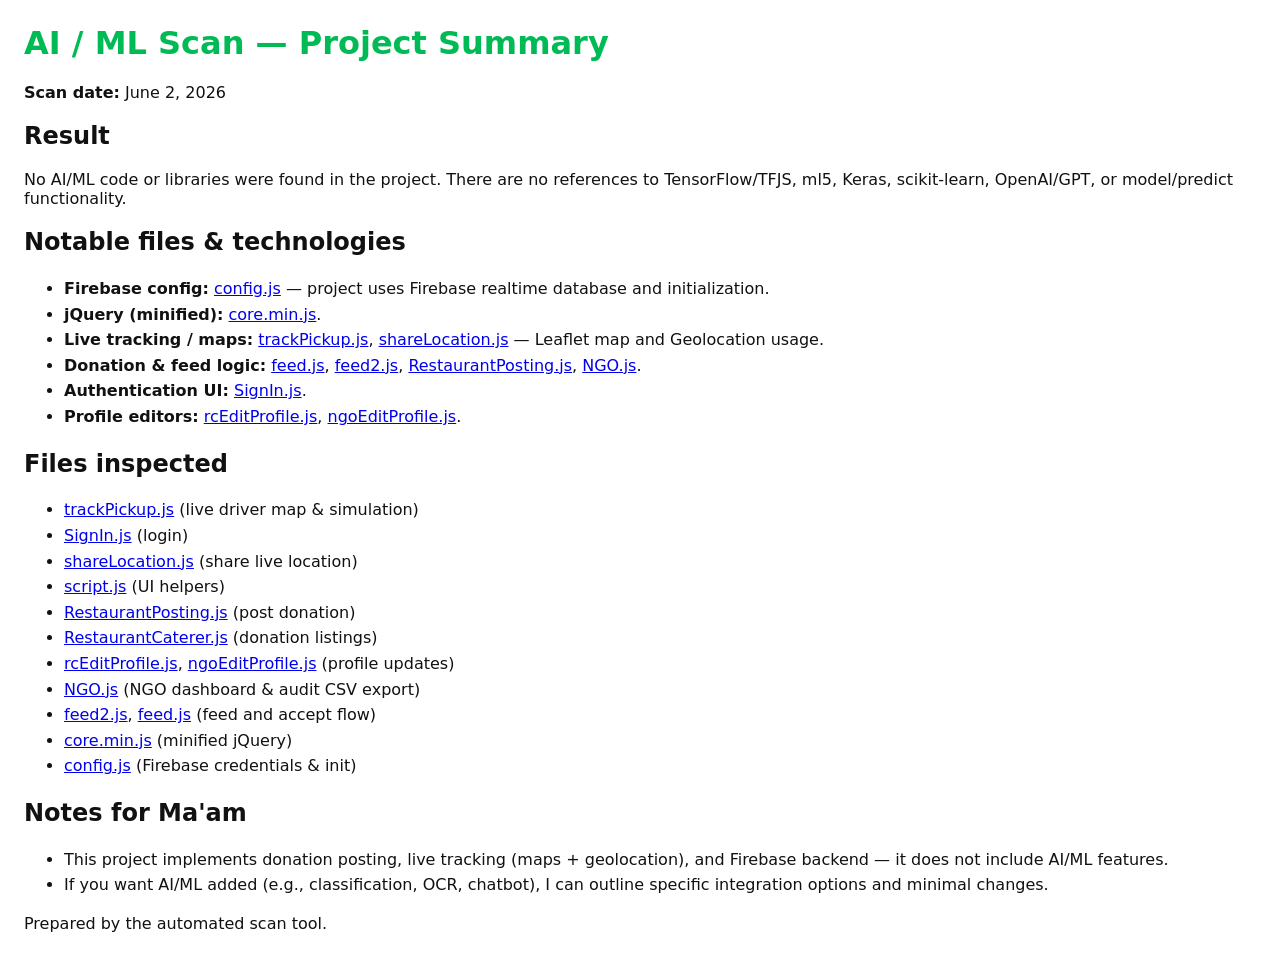
<file: AI_scan_summary.html>
<!doctype html>
<html lang="en">
<head>
  <meta charset="utf-8">
  <title>AI Scan Summary</title>
  <meta name="viewport" content="width=device-width,initial-scale=1">
  <style>body{font-family:system-ui,Segoe UI,Roboto,Arial;margin:24px;color:#111}h1{color:#0b5}ul{line-height:1.6}code{background:#f3f4f6;padding:2px 6px;border-radius:4px}</style>
</head>
<body>
  <h1>AI / ML Scan — Project Summary</h1>
  <p><strong>Scan date:</strong> June 2, 2026</p>
  <h2>Result</h2>
  <p>No AI/ML code or libraries were found in the project. There are no references to TensorFlow/TFJS, ml5, Keras, scikit-learn, OpenAI/GPT, or model/predict functionality.</p>
  <h2>Notable files & technologies</h2>
  <ul>
    <li><strong>Firebase config:</strong> <a href="config.js">config.js</a> — project uses Firebase realtime database and initialization.</li>
    <li><strong>jQuery (minified):</strong> <a href="core.min.js">core.min.js</a>.</li>
    <li><strong>Live tracking / maps:</strong> <a href="trackPickup.js">trackPickup.js</a>, <a href="shareLocation.js">shareLocation.js</a> — Leaflet map and Geolocation usage.</li>
    <li><strong>Donation & feed logic:</strong> <a href="feed.js">feed.js</a>, <a href="feed2.js">feed2.js</a>, <a href="RestaurantPosting.js">RestaurantPosting.js</a>, <a href="NGO.js">NGO.js</a>.</li>
    <li><strong>Authentication UI:</strong> <a href="SignIn.js">SignIn.js</a>.</li>
    <li><strong>Profile editors:</strong> <a href="rcEditProfile.js">rcEditProfile.js</a>, <a href="ngoEditProfile.js">ngoEditProfile.js</a>.</li>
  </ul>
  <h2>Files inspected</h2>
  <ul>
    <li><a href="trackPickup.js">trackPickup.js</a> (live driver map & simulation)</li>
    <li><a href="SignIn.js">SignIn.js</a> (login)</li>
    <li><a href="shareLocation.js">shareLocation.js</a> (share live location)</li>
    <li><a href="script.js">script.js</a> (UI helpers)</li>
    <li><a href="RestaurantPosting.js">RestaurantPosting.js</a> (post donation)</li>
    <li><a href="RestaurantCaterer.js">RestaurantCaterer.js</a> (donation listings)</li>
    <li><a href="rcEditProfile.js">rcEditProfile.js</a>, <a href="ngoEditProfile.js">ngoEditProfile.js</a> (profile updates)</li>
    <li><a href="NGO.js">NGO.js</a> (NGO dashboard & audit CSV export)</li>
    <li><a href="feed2.js">feed2.js</a>, <a href="feed.js">feed.js</a> (feed and accept flow)</li>
    <li><a href="core.min.js">core.min.js</a> (minified jQuery)</li>
    <li><a href="config.js">config.js</a> (Firebase credentials & init)</li>
  </ul>
  <h2>Notes for Ma'am</h2>
  <ul>
    <li>This project implements donation posting, live tracking (maps + geolocation), and Firebase backend — it does not include AI/ML features.</li>
    <li>If you want AI/ML added (e.g., classification, OCR, chatbot), I can outline specific integration options and minimal changes.</li>
  </ul>
  <p>Prepared by the automated scan tool.</p>
</body>
</html>
</file>
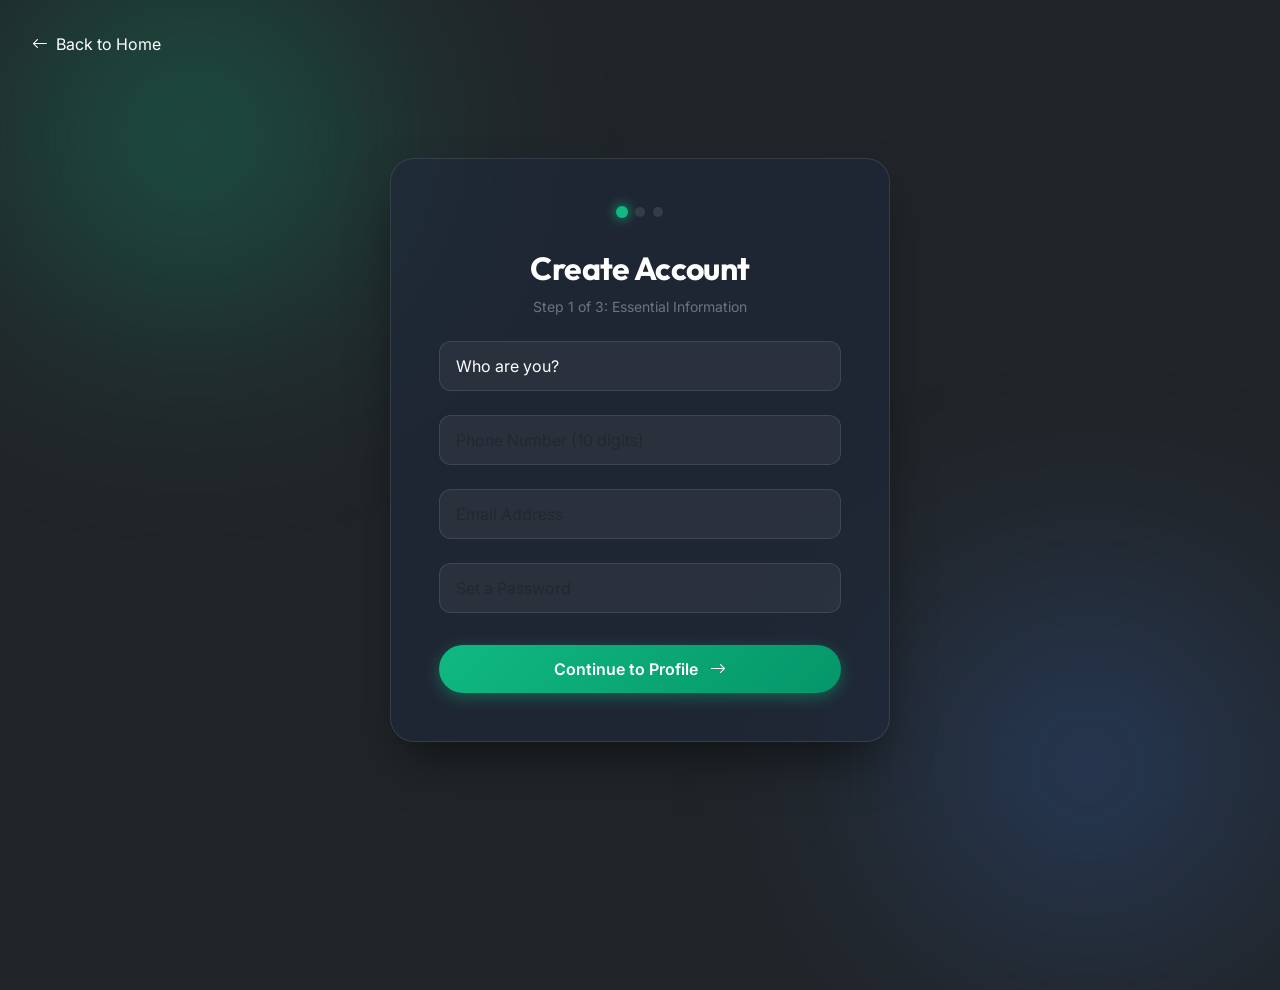
<file: registration.html>
<!DOCTYPE html>
<html lang="en">
<head>
    <meta charset="utf-8">
    <meta name="viewport" content="width=device-width, initial-scale=1, shrink-to-fit=no">
    <title>Registration Step 1 - Recycling Lives</title>
    
    <link rel="icon" href="images/logoicon.svg" type="image/x-icon">
    
    <!-- Bootstrap CSS -->
    <link href="https://cdn.jsdelivr.net/npm/bootstrap@5.0.2/dist/css/bootstrap.min.css" rel="stylesheet" crossorigin="anonymous">
    
    <!-- Icons -->
    <link rel="stylesheet" href="https://cdn.jsdelivr.net/npm/bootstrap-icons@1.8.1/font/bootstrap-icons.css">
    
    <!-- Custom Premium CSS -->
    <link rel="stylesheet" href="css/msc-premium.css">

    <style>
        .registration-container {
            min-height: 100vh;
            display: flex;
            align-items: center;
            justify-content: center;
            padding: 2rem 0;
            position: relative;
        }

        .registration-card {
            background: rgba(30, 41, 59, 0.6);
            backdrop-filter: blur(16px);
            border: 1px solid var(--glass-border);
            border-radius: 24px;
            padding: 3rem;
            width: 100%;
            max-width: 500px;
            box-shadow: 0 25px 50px -12px rgba(0, 0, 0, 0.5);
        }

        .back-btn {
            position: absolute;
            top: 2rem;
            left: 2rem;
            color: #fff;
            text-decoration: none;
            display: flex;
            align-items: center;
            gap: 0.5rem;
            opacity: 0.7;
            transition: opacity 0.3s ease;
        }

        .back-btn:hover {
            opacity: 1;
            color: #fff;
        }

        .step-indicator {
            display: flex;
            justify-content: center;
            gap: 0.5rem;
            margin-bottom: 2rem;
        }

        .step-dot {
            width: 10px;
            height: 10px;
            border-radius: 50%;
            background: var(--glass-border);
            transition: all 0.3s ease;
        }

        .step-dot.active {
            background: var(--primary-color);
            transform: scale(1.2);
            box-shadow: 0 0 10px var(--primary-color);
        }
    </style>
</head>

<body class="bg-dark">
    <!-- Back Button -->
    <a href="index.html" class="back-btn fade-in-up">
        <i class="bi bi-arrow-left"></i> Back to Home
    </a>

    <div class="registration-container fade-in-up delay-1">
        <div class="registration-card">
            <div class="text-center mb-4">
                <div class="step-indicator">
                    <div class="step-dot active"></div>
                    <div class="step-dot"></div>
                    <div class="step-dot"></div>
                </div>
                <h2 class="fw-bold text-white mb-2">Create Account</h2>
                <p class="text-secondary small">Step 1 of 3: Essential Information</p>
            </div>

            <div class="mb-4">
                <select class="form-control form-input" id="inlineFormCustomSelectPref" required>
                    <option value="" disabled selected>Who are you?</option>
                    <option value="Admin">Admin</option>
                    <option value="NGO">NGO</option>
                    <option value="Household">Household Donor (Individuals / Families)</option>
                </select>
            </div>

            <div class="mb-4">
                <input type="text" class="form-control form-input" id="number" placeholder="Phone Number (10 digits)" name="number" pattern="[7-9]{1}[0-9]{9}" title="Phone number starting with 7-9 and 9 remaining digits" required>
            </div>

            <div class="mb-4">
                <input type="email" class="form-control form-input" id="email" placeholder="Email Address" name="email" pattern="[a-z0-9._%+-]+@[a-z0-9.-]+\.[a-z]{2,3}$" required>
            </div>

            <div class="mb-4">
                <input type="password" class="form-control form-input" id="password" placeholder="Set a Password" name="password" pattern=".{6,}" title="Minimum 6 characters." required>
            </div>

            <button class="btn-premium w-100 mt-2" id="nxtBtn">
                Continue to Profile <i class="bi bi-arrow-right ms-2"></i>
            </button>
        </div>
    </div>

    <!-- Javascript -->
    <script>
        var numberFomrate = /^(?:(?:\+|0{0,2})91(\s*[\-]\s*)?|[0]?)?[789]\d{9}$/;
        var emailFormate = /^\w+([\.-]?\w+)*@\w+([\.-]?\w+)*(\.\w{2,3})+$/;
        var pwdFormate = /.{6,}/;
        
        if(sessionStorage.getItem("role")!=null){
            document.getElementById("inlineFormCustomSelectPref").value = sessionStorage.getItem("role");
            document.getElementById("number").value = sessionStorage.getItem("mnumber");
            document.getElementById("email").value = sessionStorage.getItem("email");
            document.getElementById("password").value = sessionStorage.getItem("password");
        }
        
        document.getElementById("nxtBtn").onclick = async function () {
            var role = document.getElementById("inlineFormCustomSelectPref").value;
            var mNumber = document.getElementById("number").value;
            var email = document.getElementById("email").value;
            var password = document.getElementById("password").value;
            
            if (role == "") {
                alert("Please select your role!");
            } else if (mNumber == "" && email == "" && password == "") {
                alert("Please fill up the entire form!");
            } else {
                if (!mNumber.match(numberFomrate)) {
                    alert("Please enter a valid mobile number!");
                } else if (!email.match(emailFormate)) {
                    alert("Please enter a valid email address!");
                } else if (!password.match(pwdFormate)) {
                    alert("Password must be at least 6 characters long.");
                } else {
                    try {
                        var mobileResponse = await fetch("api/validate.php?type=mobile&value=" + encodeURIComponent(mNumber));
                        var mobileData = await mobileResponse.json();
                        if (mobileData.exists) {
                            alert("Mobile number already registered!");
                            return;
                        }
                        var emailResponse = await fetch("api/validate.php?type=email&value=" + encodeURIComponent(email));
                        var emailData = await emailResponse.json();
                        if (emailData.exists) {
                            alert("Email address already registered!");
                            return;
                        }

                        sessionStorage.setItem("role", role);
                        sessionStorage.setItem("mnumber", mNumber);
                        sessionStorage.setItem("email", email);
                        sessionStorage.setItem("password", password);
                        window.location.href = "registration2.html";
                    } catch (error) {
                        console.error(error);
                        alert("Unable to validate the user. Please try again later.");
                    }
                }
            }
        }
    </script>
</body>
</html>
</file>
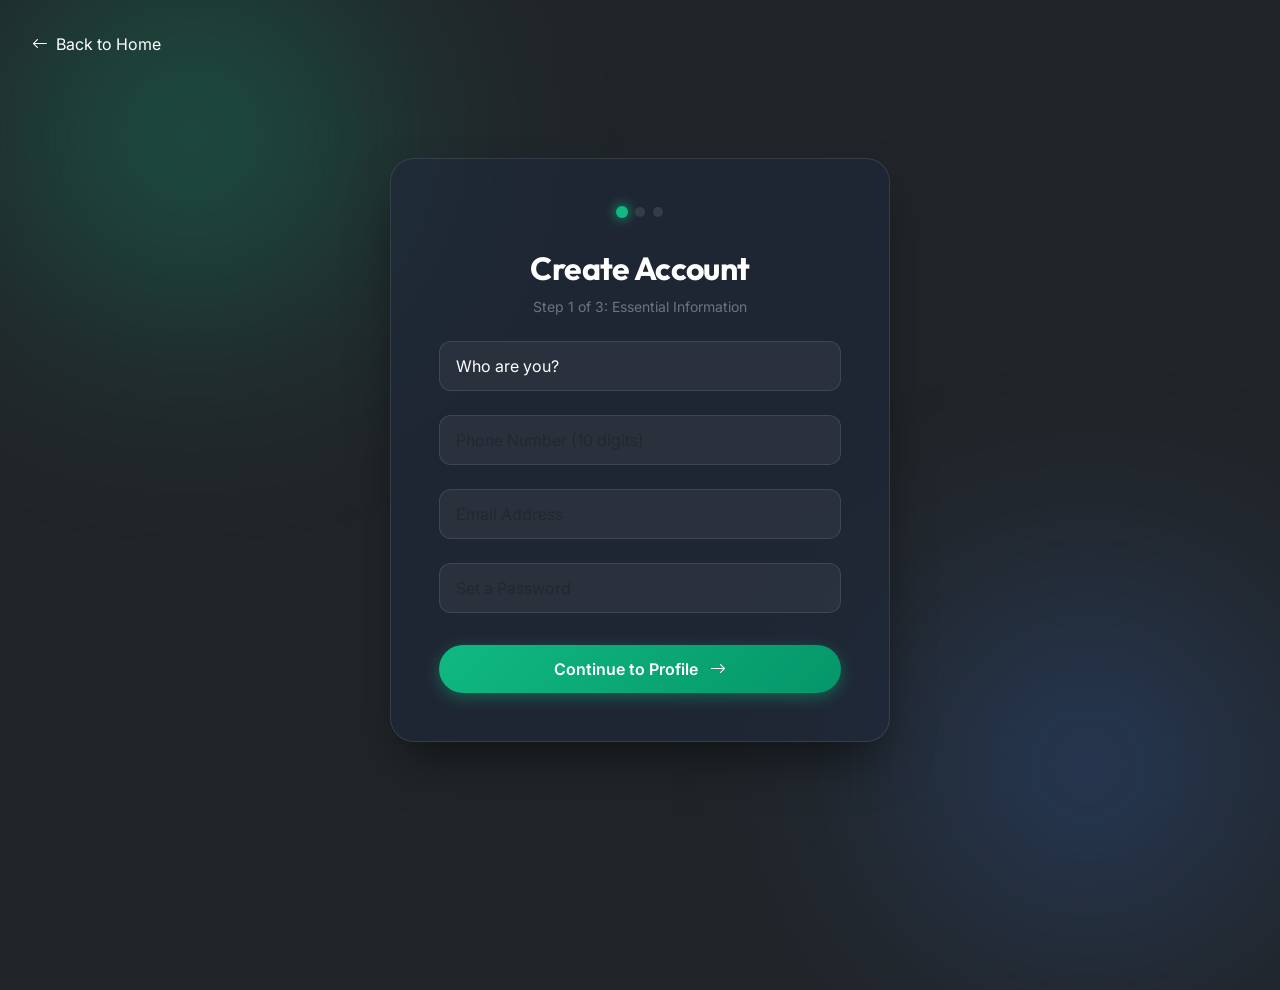
<file: registration2.html>
<!DOCTYPE html>
<html lang="en">
<head>
    <meta charset="utf-8">
    <meta name="viewport" content="width=device-width, initial-scale=1, shrink-to-fit=no">
    <title>Registration Step 2 - Recycling Lives</title>
    
    <link rel="icon" href="images/logoicon.svg" type="image/x-icon">
    
    <!-- Bootstrap CSS -->
    <link href="https://cdn.jsdelivr.net/npm/bootstrap@5.0.2/dist/css/bootstrap.min.css" rel="stylesheet" crossorigin="anonymous">
    
    <!-- Icons -->
    <link rel="stylesheet" href="https://cdn.jsdelivr.net/npm/bootstrap-icons@1.8.1/font/bootstrap-icons.css">
    
    <!-- Custom Premium CSS -->
    <link rel="stylesheet" href="css/msc-premium.css">

    <style>
        .registration-container {
            min-height: 100vh;
            display: flex;
            align-items: center;
            justify-content: center;
            padding: 2rem 0;
            position: relative;
        }

        .registration-card {
            background: rgba(30, 41, 59, 0.6);
            backdrop-filter: blur(16px);
            border: 1px solid var(--glass-border);
            border-radius: 24px;
            padding: 3rem;
            width: 100%;
            max-width: 500px;
            box-shadow: 0 25px 50px -12px rgba(0, 0, 0, 0.5);
        }

        .back-btn {
            position: absolute;
            top: 2rem;
            left: 2rem;
            color: #fff;
            text-decoration: none;
            display: flex;
            align-items: center;
            gap: 0.5rem;
            opacity: 0.7;
            transition: opacity 0.3s ease;
        }

        .back-btn:hover {
            opacity: 1;
            color: #fff;
        }

        .step-indicator {
            display: flex;
            justify-content: center;
            gap: 0.5rem;
            margin-bottom: 2rem;
        }

        .step-dot {
            width: 10px;
            height: 10px;
            border-radius: 50%;
            background: var(--glass-border);
            transition: all 0.3s ease;
        }

        .step-dot.active {
            background: var(--primary-color);
            transform: scale(1.2);
            box-shadow: 0 0 10px var(--primary-color);
        }
        
        .step-dot.completed {
            background: var(--primary-color);
            opacity: 0.5;
        }
    </style>
</head>

<body class="bg-dark">
    <!-- Back Button -->
    <a href="registration.html" class="back-btn fade-in-up">
        <i class="bi bi-arrow-left"></i> Back to Step 1
    </a>

    <div class="registration-container fade-in-up delay-1">
        <div class="registration-card">
            <div class="text-center mb-4">
                <div class="step-indicator">
                    <div class="step-dot completed"></div>
                    <div class="step-dot active"></div>
                    <div class="step-dot"></div>
                </div>
                <h2 class="fw-bold text-white mb-2">Profile Setup for <span id="r" class="text-gradient"></span></h2>
                <script>document.getElementById("r").innerHTML = sessionStorage.getItem("role");</script>
                <p class="text-secondary small">Step 2 of 3: Organization Details</p>
            </div>

            <div class="mb-4">
                <input type="text" class="form-control form-input" id="name" placeholder="Enter Full Name / Organization Name" name="name" required>
            </div>

            <div class="mb-4">
                <input type="text" class="form-control form-input" id="region" placeholder="Enter Region (e.g. Gujarat)" name="region" required>
            </div>

            <button class="btn-premium w-100 mt-2" id="nxt">
                Continue to Delivery Info <i class="bi bi-arrow-right ms-2"></i>
            </button>
        </div>
    </div>

    <!-- Javascript -->
    <script>
        if (!sessionStorage.getItem("role")) {
            alert("Please fill up the first registration form!");
            window.location.href = "registration.html";
        } else {
            if (sessionStorage.getItem("username") != null) {
                document.getElementById("name").value = sessionStorage.getItem("username");
                document.getElementById("region").value = sessionStorage.getItem("region");
            }
            
            document.getElementById("nxt").onclick = async function () {
                var name = document.getElementById("name").value;
                var region = document.getElementById("region").value;
                
                if (name == "" || region == "") {
                    alert("Please fill up the entire form!");
                } else {
                    try {
                        var response = await fetch("api/validate.php?type=username&value=" + encodeURIComponent(name) + "&role=" + encodeURIComponent(sessionStorage.getItem("role")));
                        var data = await response.json();
                        if (data.exists) {
                            alert("Username/Organization Name already taken!");
                            return;
                        }

                        sessionStorage.setItem("username", name);
                        sessionStorage.setItem("region", region);
                        window.location.href = "registration3.html";
                    } catch (error) {
                        console.error(error);
                        alert("Unable to validate the username. Please try again later.");
                    }
                }
            }
        }
    </script>
</body>
</html>
</file>
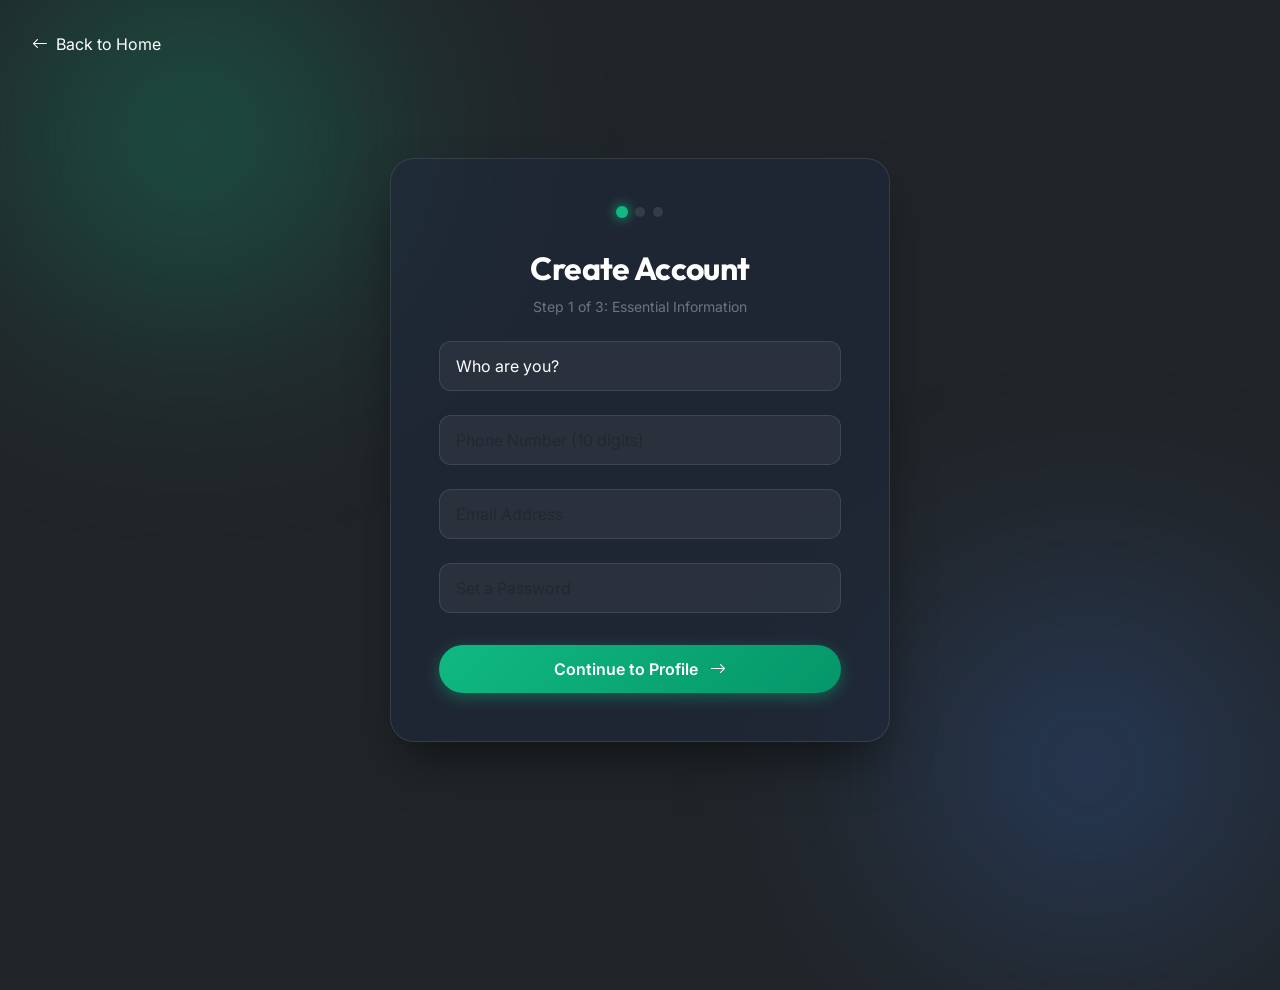
<file: registration3.html>
<!DOCTYPE html>
<html lang="en">
<head>
    <meta charset="utf-8">
    <meta name="viewport" content="width=device-width, initial-scale=1, shrink-to-fit=no">
    <title>Registration Step 3 - Recycling Lives</title>
    
    <link rel="icon" href="images/logoicon.svg" type="image/x-icon">
    
    <!-- Bootstrap CSS -->
    <link href="https://cdn.jsdelivr.net/npm/bootstrap@5.0.2/dist/css/bootstrap.min.css" rel="stylesheet" crossorigin="anonymous">
    
    <!-- Icons -->
    <link rel="stylesheet" href="https://cdn.jsdelivr.net/npm/bootstrap-icons@1.8.1/font/bootstrap-icons.css">
    
    <!-- Custom Premium CSS -->
    <link rel="stylesheet" href="css/msc-premium.css">

    <style>
        .registration-container {
            min-height: 100vh;
            display: flex;
            align-items: center;
            justify-content: center;
            padding: 2rem 0;
            position: relative;
        }

        .registration-card {
            background: rgba(30, 41, 59, 0.6);
            backdrop-filter: blur(16px);
            border: 1px solid var(--glass-border);
            border-radius: 24px;
            padding: 3rem;
            width: 100%;
            max-width: 500px;
            box-shadow: 0 25px 50px -12px rgba(0, 0, 0, 0.5);
        }

        .back-btn {
            position: absolute;
            top: 2rem;
            left: 2rem;
            color: #fff;
            text-decoration: none;
            display: flex;
            align-items: center;
            gap: 0.5rem;
            opacity: 0.7;
            transition: opacity 0.3s ease;
        }

        .back-btn:hover {
            opacity: 1;
            color: #fff;
        }

        .step-indicator {
            display: flex;
            justify-content: center;
            gap: 0.5rem;
            margin-bottom: 2rem;
        }

        .step-dot {
            width: 10px;
            height: 10px;
            border-radius: 50%;
            background: var(--glass-border);
            transition: all 0.3s ease;
        }

        .step-dot.active {
            background: var(--primary-color);
            transform: scale(1.2);
            box-shadow: 0 0 10px var(--primary-color);
        }
        
        .step-dot.completed {
            background: var(--primary-color);
            opacity: 0.5;
        }
    </style>
</head>

<body class="bg-dark">
    <!-- Back Button -->
    <a href="registration2.html" class="back-btn fade-in-up">
        <i class="bi bi-arrow-left"></i> Back to Step 2
    </a>

    <div class="registration-container fade-in-up delay-1">
        <div class="registration-card">
            <div class="text-center mb-4">
                <div class="step-indicator">
                    <div class="step-dot completed"></div>
                    <div class="step-dot completed"></div>
                    <div class="step-dot active"></div>
                </div>
                <h2 class="fw-bold text-white mb-2">Delivery Address</h2>
                <p class="text-secondary small">Step 3 of 3: Location Details</p>
            </div>

            <div class="mb-3">
                <input type="text" class="form-control form-input" id="address" placeholder="Street Address" name="address" required>
            </div>

            <div class="row g-3 mb-3">
                <div class="col-6">
                    <input type="text" class="form-control form-input" id="city" placeholder="City" name="city" required>
                </div>
                <div class="col-6">
                    <input type="text" class="form-control form-input" id="State" placeholder="State" name="country" required>
                </div>
            </div>

            <div class="mb-3">
                <input type="text" class="form-control form-input" id="zipcode" placeholder="Zip Code (6 digits)" name="zipcode" pattern="[0-9]{6}" title="Six digit zip code" required>
            </div>

            <div class="mb-4">
                <input type="text" class="form-control form-input" id="mark" placeholder="Any particular landmarks (optional)" name="mark">
            </div>

            <button class="btn-premium w-100" id="saveData">
                Complete Registration <i class="bi bi-check-circle ms-2"></i>
            </button>
        </div>
    </div>

    <!-- Javascript -->
    <script>
        if(!sessionStorage.getItem("role")){
            alert("Please fill up the entire registration form!");
            window.location.href = "registration.html";
        }else{
            var zipcodeFormate = /(^\d{6}$)|(^\d{6}-\d{4}$)/;
            document.getElementById("saveData").onclick = async function () {
                var output = "";
                var address = document.getElementById("address").value;
                var city = document.getElementById("city").value;
                var state = document.getElementById("State").value;
                var zipcode = document.getElementById("zipcode").value;
                var mark = document.getElementById("mark").value;
                
                if (address == "" || city == "" || state == "" || zipcode == "") {
                    alert("Please fill up the entire form!");
                } else {
                    if (!zipcode.match(zipcodeFormate)) {
                        alert("Please enter a valid zipcode!");
                    } else {
                        if (mark == "") {
                            output = "default";
                        } else {
                            output = mark;
                        }

                        try {
                            var response = await fetch("api/register.php", {
                                method: "POST",
                                headers: {"Content-Type": "application/json"},
                                body: JSON.stringify({
                                    role: sessionStorage.getItem("role"),
                                    username: sessionStorage.getItem("username"),
                                    mnumber: sessionStorage.getItem("mnumber"),
                                    email: sessionStorage.getItem("email"),
                                    password: sessionStorage.getItem("password"),
                                    region: sessionStorage.getItem("region"),
                                    address: address,
                                    city: city,
                                    state: state,
                                    zipcode: zipcode,
                                    mark: output
                                })
                            });

                            var result = await response.json();
                            if (result.success) {
                                alert("Dear " + sessionStorage.getItem("username") + ", you have successfully registered!");
                                sessionStorage.removeItem("email");
                                sessionStorage.removeItem("password");
                                sessionStorage.removeItem("region");
                                window.location.href = "index.html";
                            } else {
                                alert(result.message || "Registration failed. Please try again.");
                            }
                        } catch (error) {
                            console.error(error);
                            alert("Unable to complete registration. Please try again later.");
                        }
                    }
                }
            }
        }
    </script>
</body>
</html>
</file>
<file: css/msc-premium.css>
@import url('https://fonts.googleapis.com/css2?family=Inter:wght@300;400;500;600;700&family=Outfit:wght@400;600;800&display=swap');

:root {
  --primary-color: #10b981;
  --primary-glow: rgba(16, 185, 129, 0.4);
  --secondary-color: #3b82f6;
  --bg-color: #0f172a;
  --surface-color: rgba(30, 41, 59, 0.7);
  --text-primary: #f8fafc;
  --text-secondary: #94a3b8;
  --glass-border: rgba(255, 255, 255, 0.1);
}

body {
  margin: 0;
  padding: 0;
  font-family: 'Inter', sans-serif;
  background-color: var(--bg-color);
  color: var(--text-primary);
  overflow-x: hidden;
  position: relative;
}

/* Background Gradients */
body::before {
  content: '';
  position: absolute;
  top: -10%;
  left: -10%;
  width: 50%;
  height: 50%;
  background: radial-gradient(circle, var(--primary-glow) 0%, transparent 70%);
  z-index: -1;
  filter: blur(100px);
}

body::after {
  content: '';
  position: absolute;
  bottom: -10%;
  right: -10%;
  width: 50%;
  height: 50%;
  background: radial-gradient(circle, rgba(59, 130, 246, 0.3) 0%, transparent 70%);
  z-index: -1;
  filter: blur(100px);
}

h1, h2, h3, h4, h5, h6 {
  font-family: 'Outfit', sans-serif;
  font-weight: 800;
  letter-spacing: -0.02em;
}

/* Premium Navbar */
.premium-navbar {
  position: fixed;
  top: 0;
  left: 0;
  width: 100%;
  z-index: 1000;
  background: rgba(15, 23, 42, 0.6);
  backdrop-filter: blur(16px);
  -webkit-backdrop-filter: blur(16px);
  border-bottom: 1px solid var(--glass-border);
  padding: 1rem 0;
  transition: all 0.3s ease;
}

.nav-container {
  display: flex;
  justify-content: space-between;
  align-items: center;
  max-width: 1200px;
  margin: 0 auto;
  padding: 0 2rem;
}

.brand-logo {
  font-family: 'Outfit', sans-serif;
  font-size: 1.5rem;
  font-weight: 800;
  color: #fff;
  text-decoration: none;
  display: flex;
  align-items: center;
  gap: 0.5rem;
}

.brand-logo img {
  height: 40px;
  filter: drop-shadow(0 0 8px var(--primary-glow));
}

.nav-links {
  display: flex;
  gap: 2rem;
  list-style: none;
  margin: 0;
  padding: 0;
}

.nav-links a {
  color: var(--text-secondary);
  text-decoration: none;
  font-weight: 500;
  transition: color 0.2s;
  font-size: 1rem;
}

.nav-links a:hover, .nav-links a.active {
  color: #fff;
}

.nav-actions {
  display: flex;
  gap: 1rem;
  align-items: center;
}

/* Buttons */
.btn-premium {
  background: linear-gradient(135deg, var(--primary-color), #059669);
  color: white;
  border: none;
  padding: 0.75rem 1.5rem;
  border-radius: 99px;
  font-weight: 600;
  text-decoration: none;
  transition: all 0.3s ease;
  box-shadow: 0 4px 15px var(--primary-glow);
  display: inline-block;
  cursor: pointer;
}

.btn-premium:hover {
  transform: translateY(-2px);
  box-shadow: 0 8px 25px var(--primary-glow);
  color: white;
}

.btn-glass {
  background: rgba(255, 255, 255, 0.05);
  backdrop-filter: blur(10px);
  border: 1px solid var(--glass-border);
  color: white;
  padding: 0.75rem 1.5rem;
  border-radius: 99px;
  font-weight: 600;
  text-decoration: none;
  transition: all 0.3s ease;
  cursor: pointer;
}

.btn-glass:hover {
  background: rgba(255, 255, 255, 0.1);
  transform: translateY(-2px);
  color: white;
}

/* Hero Section */
.hero-section {
  min-height: 100vh;
  display: flex;
  align-items: center;
  padding-top: 80px;
  position: relative;
  overflow: hidden;
}

.hero-content {
  position: relative;
  z-index: 10;
}

.hero-title {
  font-size: 4rem;
  line-height: 1.1;
  margin-bottom: 1.5rem;
  background: linear-gradient(135deg, #fff, #94a3b8);
  -webkit-background-clip: text;
  -webkit-text-fill-color: transparent;
}

.hero-subtitle {
  font-size: 1.25rem;
  color: var(--text-secondary);
  margin-bottom: 2.5rem;
  max-width: 600px;
}

.hero-image-wrapper {
  position: relative;
  animation: float 6s ease-in-out infinite;
}

.hero-image {
  width: 100%;
  border-radius: 24px;
  box-shadow: 0 20px 40px rgba(0,0,0,0.4);
  border: 1px solid var(--glass-border);
}

.hero-glass-card {
  position: absolute;
  bottom: -20px;
  left: -20px;
  background: var(--surface-color);
  backdrop-filter: blur(16px);
  -webkit-backdrop-filter: blur(16px);
  border: 1px solid var(--glass-border);
  padding: 1.5rem;
  border-radius: 16px;
  display: flex;
  align-items: center;
  gap: 1rem;
  box-shadow: 0 10px 30px rgba(0,0,0,0.3);
}

.stat-number {
  font-family: 'Outfit', sans-serif;
  font-size: 2rem;
  font-weight: 800;
  color: var(--primary-color);
}

.stat-text {
  font-size: 0.875rem;
  color: var(--text-secondary);
}

/* Info Section */
.info-section {
  padding: 6rem 0;
  position: relative;
}

.info-card {
  background: var(--surface-color);
  backdrop-filter: blur(16px);
  border: 1px solid var(--glass-border);
  border-radius: 24px;
  padding: 3rem;
  transition: transform 0.3s ease;
  height: 100%;
}

.info-card:hover {
  transform: translateY(-10px);
}

.info-icon {
  width: 60px;
  height: 60px;
  background: rgba(16, 185, 129, 0.1);
  border-radius: 16px;
  display: flex;
  align-items: center;
  justify-content: center;
  font-size: 1.5rem;
  color: var(--primary-color);
  margin-bottom: 1.5rem;
}

/* Modal */
.modal-content {
  background: rgba(15, 23, 42, 0.95) !important;
  backdrop-filter: blur(20px);
  border: 1px solid var(--glass-border) !important;
  border-radius: 24px !important;
  color: white;
}

.modal-header {
  border-bottom: 1px solid var(--glass-border) !important;
}

.btn-close {
  filter: invert(1) grayscale(100%) brightness(200%);
}

.form-input, .form-control {
  background: rgba(255, 255, 255, 0.05) !important;
  border: 1px solid var(--glass-border) !important;
  color: white !important;
  border-radius: 12px;
  padding: 0.75rem 1rem;
  transition: all 0.3s;
}

.form-input:focus, .form-control:focus {
  background: rgba(255, 255, 255, 0.1) !important;
  border-color: var(--primary-color) !important;
  box-shadow: 0 0 0 2px var(--primary-glow) !important;
}

.form-control option {
  background: var(--bg-color);
  color: white;
}

/* Footer */
.premium-footer {
  background: rgba(15, 23, 42, 0.8);
  border-top: 1px solid var(--glass-border);
  padding: 4rem 0 2rem;
  margin-top: 4rem;
}

.footer-link {
  color: var(--text-secondary);
  text-decoration: none;
  transition: color 0.2s;
}

.footer-link:hover {
  color: var(--primary-color);
}

/* Animations */
@keyframes float {
  0% { transform: translateY(0px); }
  50% { transform: translateY(-20px); }
  100% { transform: translateY(0px); }
}

.fade-in-up {
  animation: fadeInUp 0.8s ease-out forwards;
  opacity: 0;
  transform: translateY(20px);
}

@keyframes fadeInUp {
  to {
    opacity: 1;
    transform: translateY(0);
  }
}

.delay-1 { animation-delay: 0.2s; }
.delay-2 { animation-delay: 0.4s; }
.delay-3 { animation-delay: 0.6s; }

/* Utility */
.text-gradient {
  background: linear-gradient(135deg, var(--primary-color), var(--secondary-color));
  -webkit-background-clip: text;
  -webkit-text-fill-color: transparent;
}
</file>
